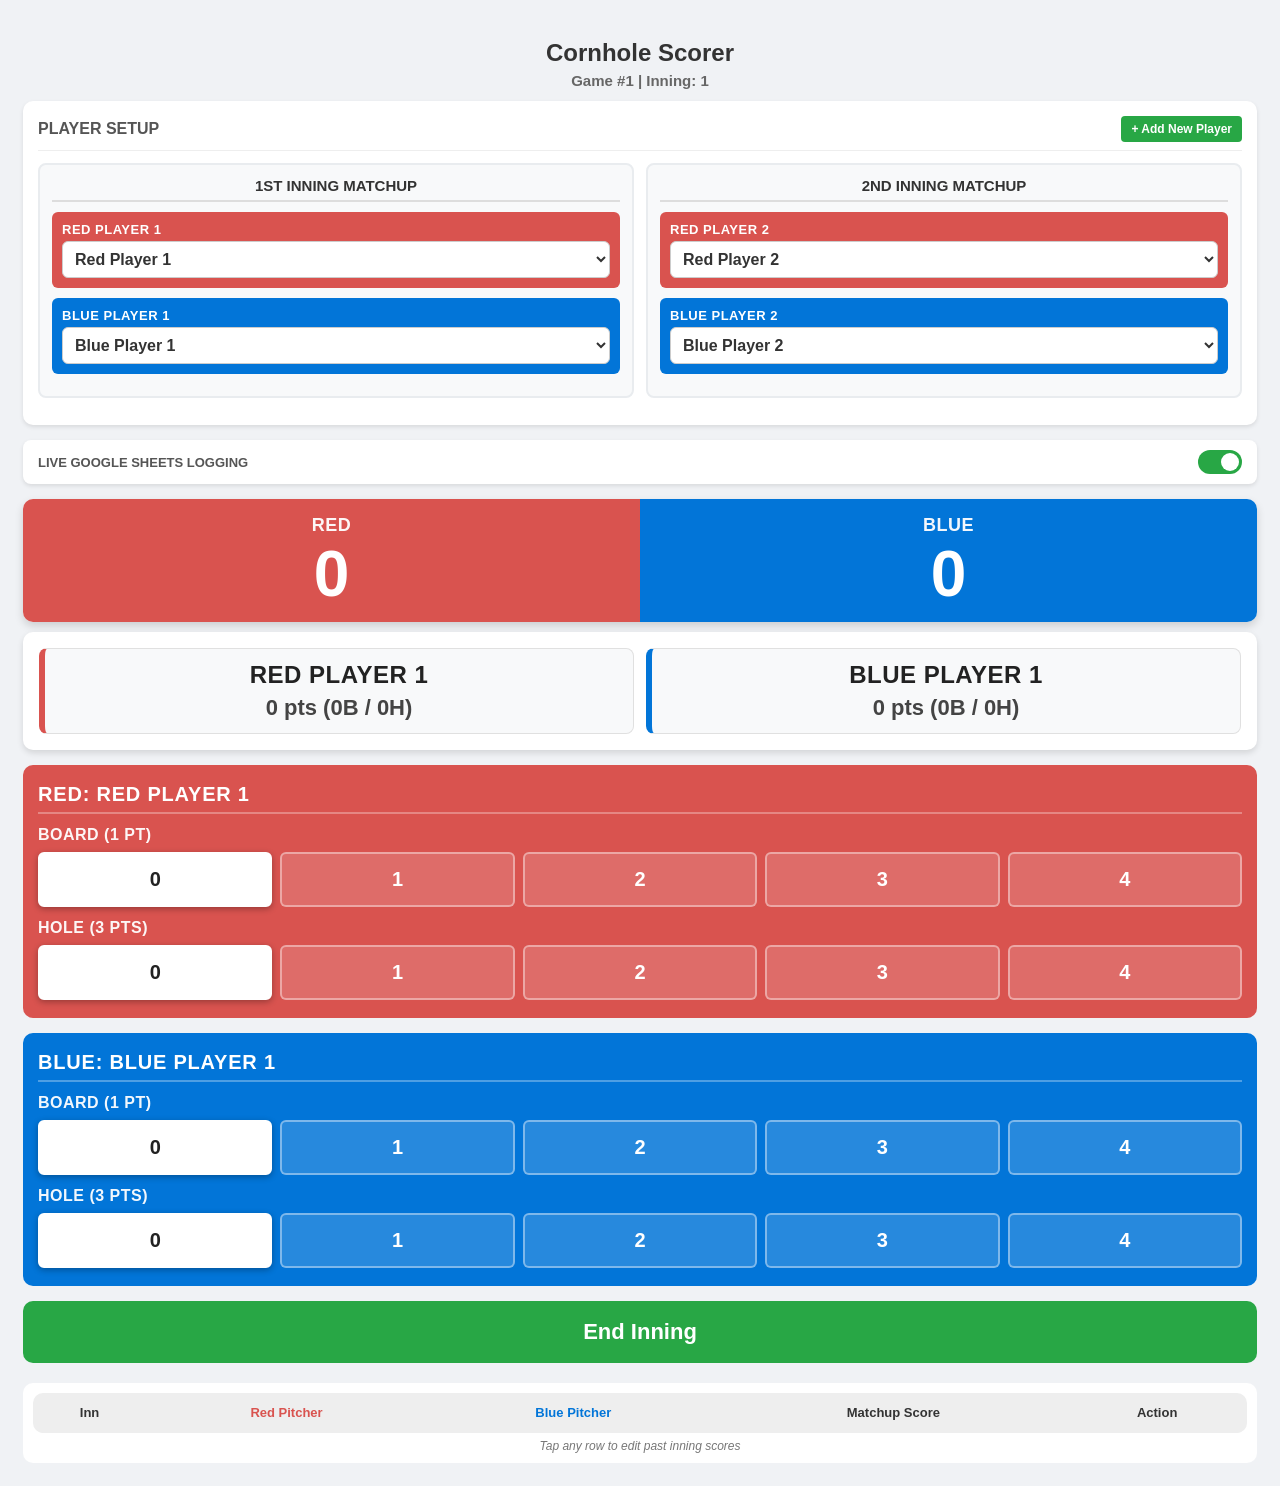
<file: simplecornholetracker.html>
<!DOCTYPE html>
<html lang="en">
<head>
    <meta charset="UTF-8">
    <meta name="viewport" content="width=device-width, initial-scale=1.0">
    <title>Cornhole Scorer - Dynamic Roster</title>
    <style>
        body { font-family: -apple-system, sans-serif; padding: 15px; text-align: center; background-color: #f0f2f5; color: #333; }
        h1 { margin-bottom: 5px; font-size: 24px; }
        .game-info { font-size: 15px; font-weight: bold; color: #666; margin-bottom: 12px; }
        
        .settings-card { 
            background: white; padding: 15px; border-radius: 10px; margin-bottom: 15px; 
            box-shadow: 0 2px 4px rgba(0,0,0,0.1); text-align: left;
        }
        .settings-header { display: flex; justify-content: space-between; align-items: center; margin-bottom: 12px; border-bottom: 1px solid #eee; padding-bottom: 8px; }
        .settings-header h3 { margin: 0; font-size: 16px; color: #555; text-transform: uppercase; }
        .btn-add-player-link { background: #28a745; color: white; border: none; padding: 6px 10px; font-size: 12px; border-radius: 4px; font-weight: bold; cursor: pointer; }

        .player-setup-grid { display: grid; grid-template-columns: 1fr 1fr; gap: 12px; margin-bottom: 12px; }
        
        .matchup-box { background: #f8f9fa; border: 2px solid #e9ecef; border-radius: 8px; padding: 12px; }
        .matchup-title { font-size: 15px; font-weight: bold; text-transform: uppercase; color: #333; margin-bottom: 10px; text-align: center; border-bottom: 2px solid #ddd; padding-bottom: 6px; }
        
        .input-group { margin-bottom: 10px; padding: 10px; border-radius: 6px; }
        .input-group.red-row { background-color: #d9534f; color: white; }
        .input-group.blue-row { background-color: #0275d8; color: white; }
        
        .input-group label { font-size: 13px; font-weight: bold; display: block; margin-bottom: 4px; text-transform: uppercase; letter-spacing: 0.5px; }
        .input-group select { width: 100%; padding: 8px; border-radius: 6px; border: 1px solid #ccc; font-size: 16px; font-weight: 600; background: #fff; color: #333; }

        .toggle-bar { display: flex; justify-content: space-between; align-items: center; background: #fff; padding: 10px 15px; border-radius: 8px; margin-bottom: 15px; box-shadow: 0 2px 4px rgba(0,0,0,0.1); }
        
        .switch { position: relative; display: inline-block; width: 44px; height: 24px; }
        .switch input { opacity: 0; width: 0; height: 0; }
        .slider { position: absolute; cursor: pointer; top: 0; left: 0; right: 0; bottom: 0; background-color: #ccc; transition: .4s; border-radius: 24px; }
        .slider:before { position: absolute; content: ""; height: 18px; width: 18px; left: 3px; bottom: 3px; background-color: white; transition: .4s; border-radius: 50%; }
        input:checked + .slider { background-color: #28a745; }
        input:checked + .slider:before { transform: translateX(20px); }

        .scoreboard { display: flex; justify-content: space-around; align-items: stretch; margin-bottom: 10px; background: #fff; border-radius: 10px; overflow: hidden; box-shadow: 0 4px 8px rgba(0,0,0,0.15); }
        .score-box { flex: 1; padding: 16px 6px; color: white; transition: background-color 0.3s ease; display: flex; flex-direction: column; justify-content: center; }
        .red-score { background-color: #d9534f; }
        .blue-score { background-color: #0275d8; }
        
        .score-label { font-size: 18px; display: block; font-weight: 800; margin-bottom: 6px; opacity: 0.95; letter-spacing: 0.5px; }
        .score-num { font-size: 64px; font-weight: 900; display: block; line-height: 1; }

        /* Pitcher Stats Section */
        .pitcher-stats-card {
            background: #fff; padding: 16px; border-radius: 10px; margin-bottom: 15px;
            box-shadow: 0 3px 6px rgba(0,0,0,0.12); display: grid; grid-template-columns: 1fr 1fr; gap: 12px;
        }
        .stat-team-box { text-align: center; padding: 12px 8px; border-radius: 8px; background: #f8f9fa; border: 1px solid #e0e0e0; }
        .stat-team-box.red-stat { border-left: 6px solid #d9534f; }
        .stat-team-box.blue-stat { border-left: 6px solid #0275d8; }
        
        /* Updated Pitcher Name and Stat Line font sizes */
        .stat-pitcher-name { font-size: 24px; font-weight: 800; color: #222; margin-bottom: 6px; text-transform: uppercase; letter-spacing: 0.5px; }
        .stat-line { font-size: 22px; font-weight: 700; color: #444; }

        .team-section { padding: 18px 15px; border-radius: 10px; margin-bottom: 15px; color: white; text-align: left; }
        .red-team { background-color: #d9534f; } 
        .blue-team { background-color: #0275d8; } 
        
        .pitcher-title { font-size: 20px; font-weight: 900; text-transform: uppercase; letter-spacing: 0.8px; display: block; margin-bottom: 12px; border-bottom: 2px solid rgba(255,255,255,0.3); padding-bottom: 6px; }

        .field-group { margin-top: 12px; }
        .field-label { font-size: 16px; font-weight: bold; margin-bottom: 8px; text-transform: uppercase; letter-spacing: 0.5px; opacity: 0.95; }

        .box-selector { display: flex; gap: 8px; justify-content: space-between; }
        .box-btn { 
            flex: 1; padding: 14px 0; font-size: 20px; font-weight: bold; border-radius: 6px; 
            border: 2px solid rgba(255,255,255,0.4); background: rgba(255,255,255,0.15); 
            color: white; cursor: pointer; transition: all 0.15s ease; text-align: center;
        }
        .box-btn.selected { background: #ffffff; color: #222; border-color: #ffffff; box-shadow: 0 2px 6px rgba(0,0,0,0.3); }
        .box-btn.disabled { opacity: 0.25; cursor: not-allowed; border-color: transparent; }

        .submit-btn { background-color: #28a745; color: white; width: 100%; padding: 18px; font-size: 22px; border-radius: 10px; margin-bottom: 20px; font-weight: bold; border: none; cursor: pointer; }
        
        table { width: 100%; border-collapse: collapse; background: white; border-radius: 10px; overflow: hidden; }
        th, td { padding: 12px 8px; border-bottom: 1px solid #eee; font-size: 13px; }
        th { background: #eee; }
        tr.clickable-row { cursor: pointer; }
        tr.clickable-row:hover { background-color: #f1f1f1; }
        .edit-hint { font-size: 12px; color: #777; margin-top: 6px; font-style: italic; }

        .modal-overlay { display: none; position: fixed; top: 0; left: 0; width: 100%; height: 100%; background: rgba(0,0,0,0.6); justify-content: center; align-items: center; z-index: 1000; }
        .modal-content { background: white; padding: 20px; border-radius: 12px; width: 92%; max-width: 400px; box-shadow: 0 4px 15px rgba(0,0,0,0.3); }
        .modal-header { font-size: 18px; font-weight: bold; margin-bottom: 15px; color: #333; }
        .modal-team { padding: 12px; border-radius: 8px; color: white; margin-bottom: 10px; text-align: left; }
        .modal-actions { display: flex; gap: 10px; margin-top: 15px; }
        .btn-save { background: #28a745; flex: 1; padding: 12px; font-size: 16px; border: none; border-radius: 6px; color: white; font-weight: bold; cursor: pointer; }
        .btn-cancel { background: #6c757d; flex: 1; padding: 12px; font-size: 16px; border: none; border-radius: 6px; color: white; font-weight: bold; cursor: pointer; }
        .modal-input { width: 90%; padding: 10px; border-radius: 6px; border: 1px solid #ccc; font-size: 16px; margin-bottom: 15px; }
    </style>
</head>
<body onload="initGame()">

    <h1>Cornhole Scorer</h1>
    <div class="game-info">Game #<span id="display-game-num">1</span> | Inning: <span id="display-inn-num">1</span></div>

    <div class="settings-card">
        <div class="settings-header">
            <h3>Player Setup</h3>
            <button class="btn-add-player-link" onclick="openAddPlayerModal()">+ Add New Player</button>
        </div>
        
        <div class="player-setup-grid">
            <div class="matchup-box">
                <div class="matchup-title">1st Inning Matchup</div>
                <div class="input-group red-row">
                    <label>Red Player 1</label>
                    <select id="redP1Select" onchange="updateMatchupBanner()"></select>
                </div>
                <div class="input-group blue-row">
                    <label>Blue Player 1</label>
                    <select id="blueP1Select" onchange="updateMatchupBanner()"></select>
                </div>
            </div>

            <div class="matchup-box">
                <div class="matchup-title">2nd Inning Matchup</div>
                <div class="input-group red-row">
                    <label>Red Player 2</label>
                    <select id="redP2Select" onchange="updateMatchupBanner()"></select>
                </div>
                <div class="input-group blue-row">
                    <label>Blue Player 2</label>
                    <select id="blueP2Select" onchange="updateMatchupBanner()"></select>
                </div>
            </div>
        </div>
    </div>

    <div class="toggle-bar">
        <span style="font-size: 13px; font-weight: bold; color: #555;">LIVE GOOGLE SHEETS LOGGING</span>
        <label class="switch">
            <input type="checkbox" id="loggingToggle" checked>
            <span class="slider"></span>
        </label>
    </div>
    
    <div class="scoreboard">
        <div class="score-box red-score">
            <span class="score-label">RED</span>
            <span class="score-num" id="red-total">0</span>
        </div>
        <div class="score-box blue-score">
            <span class="score-label">BLUE</span>
            <span class="score-num" id="blue-total">0</span>
        </div>
    </div>

    <!-- Active Pitcher Stats Display -->
    <div class="pitcher-stats-card">
        <div class="stat-team-box red-stat">
            <div class="stat-pitcher-name" id="stat-red-name">Red Pitcher</div>
            <div class="stat-line" id="stat-red-line">0 pts (0 B / 0 H)</div>
        </div>
        <div class="stat-team-box blue-stat">
            <div class="stat-pitcher-name" id="stat-blue-name">Blue Pitcher</div>
            <div class="stat-line" id="stat-blue-line">0 pts (0 B / 0 H)</div>
        </div>
    </div>

    <div class="team-section red-team">
        <strong class="pitcher-title" id="red-pitcher-label">RED PITCHER</strong>
        <div class="field-group">
            <div class="field-label">Board (1 pt)</div>
            <div class="box-selector" id="red-board-boxes"></div>
        </div>
        <div class="field-group">
            <div class="field-label">Hole (3 pts)</div>
            <div class="box-selector" id="red-hole-boxes"></div>
        </div>
    </div>

    <div class="team-section blue-team">
        <strong class="pitcher-title" id="blue-pitcher-label">BLUE PITCHER</strong>
        <div class="field-group">
            <div class="field-label">Board (1 pt)</div>
            <div class="box-selector" id="blue-board-boxes"></div>
        </div>
        <div class="field-group">
            <div class="field-label">Hole (3 pts)</div>
            <div class="box-selector" id="blue-hole-boxes"></div>
        </div>
    </div>

    <button class="submit-btn" onclick="calculateInning()">End Inning</button>

    <div style="background: white; padding: 10px; border-radius: 10px;">
        <table id="log">
            <thead>
                <tr>
                    <th>Inn</th>
                    <th style="color:#d9534f">Red Pitcher</th>
                    <th style="color:#0275d8">Blue Pitcher</th>
                    <th>Matchup Score</th>
                    <th>Action</th>
                </tr>
            </thead>
            <tbody id="log-body"></tbody>
        </table>
        <div class="edit-hint">Tap any row to edit past inning scores</div>
    </div>

    <!-- Modal: Edit Inning -->
    <div class="modal-overlay" id="editModal">
        <div class="modal-content">
            <div class="modal-header">Edit Inning <span id="edit-inn-num">1</span></div>
            
            <div class="modal-team red-team">
                <strong class="pitcher-title" id="modal-red-pitcher-label" style="font-size:16px;">RED PITCHER</strong>
                <div class="field-group">
                    <div class="field-label">Board (1 pt)</div>
                    <div class="box-selector" id="modal-red-board-boxes"></div>
                </div>
                <div class="field-group">
                    <div class="field-label">Hole (3 pts)</div>
                    <div class="box-selector" id="modal-red-hole-boxes"></div>
                </div>
            </div>

            <div class="modal-team blue-team">
                <strong class="pitcher-title" id="modal-blue-pitcher-label" style="font-size:16px;">BLUE PITCHER</strong>
                <div class="field-group">
                    <div class="field-label">Board (1 pt)</div>
                    <div class="box-selector" id="modal-blue-board-boxes"></div>
                </div>
                <div class="field-group">
                    <div class="field-label">Hole (3 pts)</div>
                    <div class="box-selector" id="modal-blue-hole-boxes"></div>
                </div>
            </div>

            <div class="modal-actions">
                <button class="btn-cancel" onclick="closeEditModal()">Cancel</button>
                <button class="btn-save" onclick="saveInningEdit()">Save Edit</button>
            </div>
        </div>
    </div>

    <!-- Modal: Add New Player -->
    <div class="modal-overlay" id="addPlayerModal">
        <div class="modal-content">
            <div class="modal-header">Add New Player</div>
            <input type="text" id="newPlayerNameInput" class="modal-input" placeholder="Enter player name...">
            <div class="modal-actions">
                <button class="btn-cancel" onclick="closeAddPlayerModal()">Cancel</button>
                <button class="btn-save" onclick="submitNewPlayer()">Save to Roster</button>
            </div>
        </div>
    </div>

    <script>
        const SCRIPT_URL = "https://script.google.com/macros/s/AKfycbxecJjJPboMkAWxldzcUrdtUdIANECUZUehkIa_srKjlz_gImnS6k921TfF0QUL8hRy/exec";

        let currentInning = 1, gameNumber = 1;
        let inningsHistory = [];
        let editingInningIndex = null;
        let playerRoster = ["Red Player 1", "Blue Player 1", "Red Player 2", "Blue Player 2"];

        let activeScores = {
            red: { board: 0, hole: 0 },
            blue: { board: 0, hole: 0 }
        };

        let modalScores = {
            red: { board: 0, hole: 0 },
            blue: { board: 0, hole: 0 }
        };

        function initGame() {
            let storedGame = localStorage.getItem('cornholeGameNum');
            gameNumber = storedGame ? parseInt(storedGame) : 1;
            document.getElementById('display-game-num').innerText = gameNumber;
            
            fetchRosterFromSheets();
            renderSelectors('red', activeScores, 'red-board-boxes', 'red-hole-boxes');
            renderSelectors('blue', activeScores, 'blue-board-boxes', 'blue-hole-boxes');
        }

        function fetchRosterFromSheets() {
            fetch(SCRIPT_URL)
                .then(res => res.json())
                .then(data => {
                    if (data && data.players && data.players.length > 0) {
                        playerRoster = data.players;
                    }
                    populatePlayerDropdowns();
                })
                .catch(err => {
                    console.log("Using fallback roster:", err);
                    populatePlayerDropdowns();
                });
        }

        function populatePlayerDropdowns() {
            const dropdownIds = ['redP1Select', 'blueP1Select', 'redP2Select', 'blueP2Select'];
            dropdownIds.forEach((id, index) => {
                const select = document.getElementById(id);
                const currentVal = select.value;
                select.innerHTML = '';
                
                playerRoster.forEach(name => {
                    let opt = document.createElement('option');
                    opt.value = name;
                    opt.innerText = name;
                    select.appendChild(opt);
                });

                if (currentVal && playerRoster.includes(currentVal)) {
                    select.value = currentVal;
                } else if (playerRoster[index]) {
                    select.value = playerRoster[index];
                }
            });

            updateMatchupBanner();
        }

        function openAddPlayerModal() {
            document.getElementById('addPlayerModal').style.display = 'flex';
            document.getElementById('newPlayerNameInput').focus();
        }

        function closeAddPlayerModal() {
            document.getElementById('addPlayerModal').style.display = 'none';
            document.getElementById('newPlayerNameInput').value = '';
        }

        function submitNewPlayer() {
            const newName = document.getElementById('newPlayerNameInput').value.trim();
            if (!newName) return;

            if (!playerRoster.includes(newName)) {
                playerRoster.push(newName);
                populatePlayerDropdowns();
            }

            fetch(SCRIPT_URL, {
                method: "POST",
                mode: "no-cors",
                headers: { "Content-Type": "text/plain" },
                body: JSON.stringify({ action: "addPlayer", playerName: newName })
            }).catch(err => console.error("Error saving new player:", err));

            closeAddPlayerModal();
        }

        function getActivePitchers(innNum) {
            const red1 = document.getElementById('redP1Select').value;
            const blue1 = document.getElementById('blueP1Select').value;
            const red2 = document.getElementById('redP2Select').value;
            const blue2 = document.getElementById('blueP2Select').value;

            const isOdd = (innNum % 2 !== 0);

            return {
                redActive: isOdd ? red1 : red2,
                blueActive: isOdd ? blue1 : blue2
            };
        }

        function updateMatchupBanner() {
            const pitchers = getActivePitchers(currentInning);
            document.getElementById('red-pitcher-label').innerText = "RED: " + pitchers.redActive.toUpperCase();
            document.getElementById('blue-pitcher-label').innerText = "BLUE: " + pitchers.blueActive.toUpperCase();

            updatePitcherStats();
        }

        function updatePitcherStats() {
            const pitchers = getActivePitchers(currentInning);

            let redStats = { board: 0, hole: 0, pts: 0 };
            let blueStats = { board: 0, hole: 0, pts: 0 };

            inningsHistory.forEach(item => {
                if (item.redPitcher === pitchers.redActive) {
                    redStats.board += item.rB;
                    redStats.hole += item.rH;
                    redStats.pts += (item.rB * 1) + (item.rH * 3);
                }
                if (item.bluePitcher === pitchers.blueActive) {
                    blueStats.board += item.bB;
                    blueStats.hole += item.bH;
                    blueStats.pts += (item.bB * 1) + (item.bH * 3);
                }
            });

            document.getElementById('stat-red-name').innerText = pitchers.redActive;
            document.getElementById('stat-red-line').innerText = `${redStats.pts} pts (${redStats.board}B / ${redStats.hole}H)`;

            document.getElementById('stat-blue-name').innerText = pitchers.blueActive;
            document.getElementById('stat-blue-line').innerText = `${blueStats.pts} pts (${blueStats.board}B / ${blueStats.hole}H)`;
        }

        function lockSetupInputs() {
            document.getElementById('redP1Select').disabled = true;
            document.getElementById('blueP1Select').disabled = true;
            document.getElementById('redP2Select').disabled = true;
            document.getElementById('blueP2Select').disabled = true;
        }

        function renderSelectors(team, stateObj, boardContainerId, holeContainerId) {
            const boardContainer = document.getElementById(boardContainerId);
            const holeContainer = document.getElementById(holeContainerId);

            const curBoard = stateObj[team].board;
            const curHole = stateObj[team].hole;

            boardContainer.innerHTML = '';
            holeContainer.innerHTML = '';

            for (let i = 0; i <= 4; i++) {
                let bBtn = document.createElement('button');
                bBtn.className = 'box-btn' + (curBoard === i ? ' selected' : '');
                bBtn.innerText = i;
                if (i + curHole > 4) {
                    bBtn.classList.add('disabled');
                } else {
                    bBtn.onclick = () => {
                        stateObj[team].board = i;
                        renderSelectors(team, stateObj, boardContainerId, holeContainerId);
                    };
                }
                boardContainer.appendChild(bBtn);

                let hBtn = document.createElement('button');
                hBtn.className = 'box-btn' + (curHole === i ? ' selected' : '');
                hBtn.innerText = i;
                if (i + curBoard > 4) {
                    hBtn.classList.add('disabled');
                } else {
                    hBtn.onclick = () => {
                        stateObj[team].hole = i;
                        renderSelectors(team, stateObj, boardContainerId, holeContainerId);
                    };
                }
                holeContainer.appendChild(hBtn);
            }
        }

        function getRunningTotalsUpTo(targetInning) {
            let redTotal = 0;
            let blueTotal = 0;

            inningsHistory.forEach(item => {
                if (item.inn <= targetInning) {
                    let rPts = (item.rB * 1) + (item.rH * 3);
                    let bPts = (item.bB * 1) + (item.bH * 3);

                    if (rPts > bPts) {
                        redTotal += (rPts - bPts);
                    } else if (bPts > rPts) {
                        blueTotal += (bPts - rPts);
                    }
                }
            });

            return { redTotal, blueTotal };
        }

        function calculateInning() {
            lockSetupInputs();
            const isLogging = document.getElementById('loggingToggle').checked;

            let rB = activeScores.red.board;
            let rH = activeScores.red.hole;
            let bB = activeScores.blue.board;
            let bH = activeScores.blue.hole;

            const pitchers = getActivePitchers(currentInning);

            inningsHistory.push({
                inn: currentInning,
                rB: rB, rH: rH,
                bB: bB, bH: bH,
                redPitcher: pitchers.redActive,
                bluePitcher: pitchers.blueActive
            });

            const totals = getRunningTotalsUpTo(currentInning);

            if (isLogging) {
                logInningToSheets(currentInning, pitchers.redActive, pitchers.blueActive, rB, rH, bB, bH, totals.redTotal, totals.blueTotal, false);
            }

            recalculateGame();

            currentInning++;
            document.getElementById('display-inn-num').innerText = currentInning;
            activeScores.red = { board: 0, hole: 0 };
            activeScores.blue = { board: 0, hole: 0 };
            renderSelectors('red', activeScores, 'red-board-boxes', 'red-hole-boxes');
            renderSelectors('blue', activeScores, 'blue-board-boxes', 'blue-hole-boxes');
            updateMatchupBanner();
        }

        function recalculateGame() {
            let totalRed = 0, totalBlue = 0;

            const logBody = document.getElementById('log-body');
            logBody.innerHTML = '';

            inningsHistory.forEach((item, index) => {
                let rPts = (item.rB * 1) + (item.rH * 3);
                let bPts = (item.bB * 1) + (item.bH * 3);

                totalRed += (rPts > bPts ? rPts - bPts : 0);
                totalBlue += (bPts > rPts ? bPts - rPts : 0);

                let row = logBody.insertRow(0);
                row.className = "clickable-row";
                row.onclick = () => openEditModal(index);

                row.insertCell(0).innerText = item.inn;
                row.insertCell(1).innerText = `${item.redPitcher} (${rPts} pts)`;
                row.insertCell(2).innerText = `${item.bluePitcher} (${bPts} pts)`;
                row.insertCell(3).innerText = `${rPts} - ${bPts}`;
                row.insertCell(4).innerHTML = `<span style="color:#0275d8; text-decoration:underline;">Edit</span>`;
            });

            document.getElementById('red-total').innerText = totalRed;
            document.getElementById('blue-total').innerText = totalBlue;
            updatePitcherStats();

            if (totalRed >= 21 || totalBlue >= 21) {
                const winner = totalRed >= 21 ? "Red" : "Blue";
                setTimeout(() => {
                    alert(winner + " Wins!");
                    if (document.getElementById('loggingToggle').checked) {
                        localStorage.setItem('cornholeGameNum', gameNumber + 1);
                    }
                    location.reload();
                }, 100);
            }
        }

        function openEditModal(index) {
            editingInningIndex = index;
            let data = inningsHistory[index];
            
            document.getElementById('edit-inn-num').innerText = data.inn;
            document.getElementById('modal-red-pitcher-label').innerText = "RED: " + data.redPitcher.toUpperCase();
            document.getElementById('modal-blue-pitcher-label').innerText = "BLUE: " + data.bluePitcher.toUpperCase();

            modalScores.red = { board: data.rB, hole: data.rH };
            modalScores.blue = { board: data.bB, hole: data.bH };

            renderSelectors('red', modalScores, 'modal-red-board-boxes', 'modal-red-hole-boxes');
            renderSelectors('blue', modalScores, 'modal-blue-board-boxes', 'modal-blue-hole-boxes');

            document.getElementById('editModal').style.display = 'flex';
        }

        function closeEditModal() {
            document.getElementById('editModal').style.display = 'none';
            editingInningIndex = null;
        }

        function saveInningEdit() {
            if (editingInningIndex === null) return;

            let rB = modalScores.red.board;
            let rH = modalScores.red.hole;
            let bB = modalScores.blue.board;
            let bH = modalScores.blue.hole;

            let item = inningsHistory[editingInningIndex];
            item.rB = rB;
            item.rH = rH;
            item.bB = bB;
            item.bH = bH;

            recalculateGame();

            const isLogging = document.getElementById('loggingToggle').checked;

            if (isLogging) {
                for (let i = editingInningIndex; i < inningsHistory.length; i++) {
                    let currentItem = inningsHistory[i];
                    let totals = getRunningTotalsUpTo(currentItem.inn);
                    logInningToSheets(
                        currentItem.inn, 
                        currentItem.redPitcher, 
                        currentItem.bluePitcher, 
                        currentItem.rB, 
                        currentItem.rH, 
                        currentItem.bB, 
                        currentItem.bH, 
                        totals.redTotal, 
                        totals.blueTotal, 
                        true
                    );
                }
            }

            closeEditModal();
        }

        function logInningToSheets(innNum, redName, blueName, redB, redH, blueB, blueH, redRunningTotal, blueRunningTotal, isEdit = false) {
            const redPts = (redB * 1) + (redH * 3);
            const bluePts = (blueB * 1) + (blueH * 3);

            const playersToLog = [
                { name: redName, color: "Red", board: redB, hole: redH, pts: redPts },
                { name: blueName, color: "Blue", board: blueB, hole: blueH, pts: bluePts }
            ];

            playersToLog.forEach(p => {
                const payload = {
                    gameNumber: gameNumber,
                    inningNumber: innNum,
                    playerName: p.name,
                    playerColor: p.color,
                    boardCount: p.board,
                    holeCount: p.hole,
                    pointsScored: p.pts,
                    redRunningTotal: redRunningTotal,
                    blueRunningTotal: blueRunningTotal,
                    isEdit: isEdit
                };

                fetch(SCRIPT_URL, {
                    method: "POST",
                    mode: "no-cors",
                    headers: { "Content-Type": "text/plain" },
                    body: JSON.stringify(payload)
                }).catch(err => console.error("Logging error:", err));
            });
        }
    </script>
</body>
</html>
</file>
